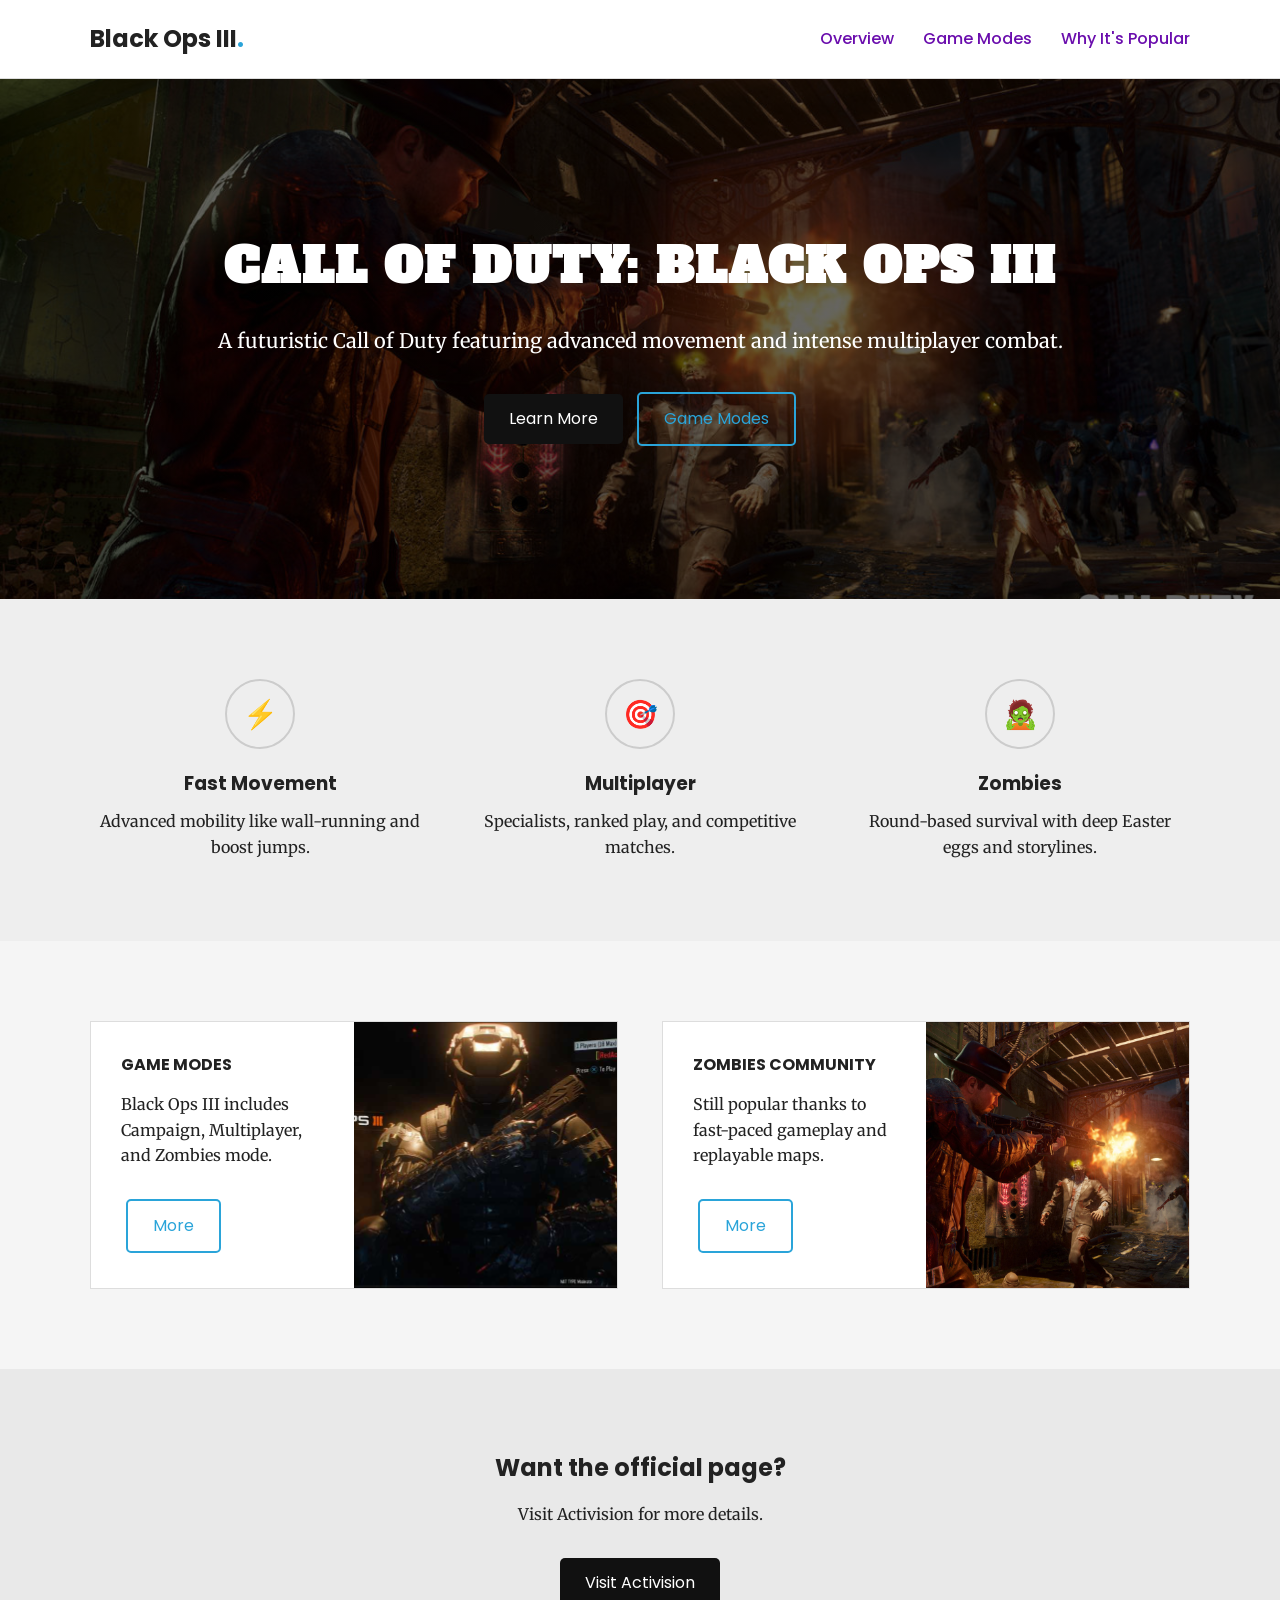
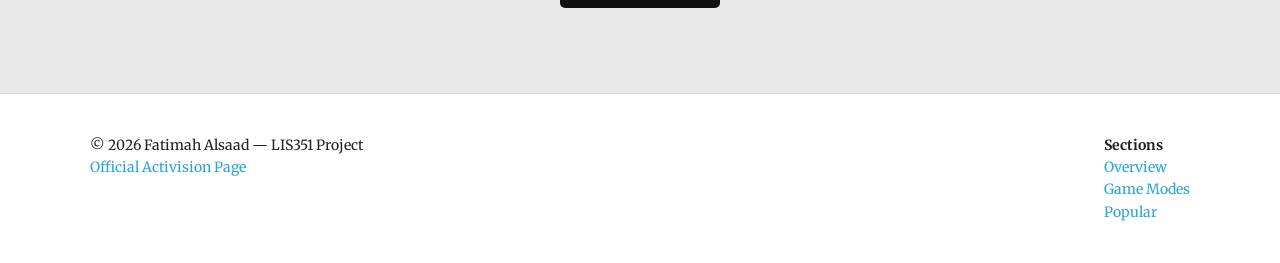
<file: index.html>
<!DOCTYPE html>
<html lang="en">
<head>
    <meta charset="UTF-8">
    <title>Call of Duty: Black Ops III</title>

    <!-- GOOGLE FONTS (FINAL CORRECT SET) -->
    <link rel="preconnect" href="https://fonts.googleapis.com">
    <link rel="preconnect" href="https://fonts.gstatic.com" crossorigin>
    <link href="https://fonts.googleapis.com/css2?family=Alfa+Slab+One&family=Merriweather:ital,wght@0,300..900;1,300..900&family=Poppins:wght@400;500;700&display=swap" rel="stylesheet">

    <!-- CSS -->
    <link rel="stylesheet" href="styles.css">
</head>

<body>

<!-- ================= HEADER ================= -->

<header class="site-header">
    <div class="container header-inner">
        <div class="brand">
            Black Ops III<span class="dot">.</span>
        </div>

        <nav class="site-nav">
            <a href="#overview">Overview</a>
            <a href="#modes">Game Modes</a>
            <a href="#popular">Why It's Popular</a>
        </nav>
    </div>
</header>

<!-- ================= HERO ================= -->

<section class="hero" id="overview">
    <div class="container hero-content">
        <h1>CALL OF DUTY: BLACK OPS III</h1>
        <p class="hero-subhead">
            A futuristic Call of Duty featuring advanced movement and intense multiplayer combat.
        </p>

        <a class="btn btn-dark" href="#modes">Learn More</a>
        <a class="btn btn-outline" href="#modes">Game Modes</a>
    </div>
</section>

<!-- ================= FEATURES ================= -->

<section class="features">
    <div class="container feature-grid">

        <div class="feature">
            <div class="icon">⚡</div>
            <h3>Fast Movement</h3>
            <p>Advanced mobility like wall-running and boost jumps.</p>
        </div>

        <div class="feature">
            <div class="icon">🎯</div>
            <h3>Multiplayer</h3>
            <p>Specialists, ranked play, and competitive matches.</p>
        </div>

        <div class="feature">
            <div class="icon">🧟</div>
            <h3>Zombies</h3>
            <p>Round-based survival with deep Easter eggs and storylines.</p>
        </div>

    </div>
</section>

<!-- ================= CARDS ================= -->

<section class="cards" id="modes">
    <div class="container card-grid">

        <div class="card">
            <div class="card-text">
                <h4>GAME MODES</h4>
                <p>
                    Black Ops III includes Campaign, Multiplayer, and Zombies mode.
                </p>
                <br>
                <a class="btn btn-outline" href="#popular">More</a>
            </div>
            <div class="card-image" style="background-image: url('bo3gamemodes.jpg');"></div>
        </div>

        <div class="card">
            <div class="card-text">
                <h4>ZOMBIES COMMUNITY</h4>
                <p>
                    Still popular thanks to fast-paced gameplay and replayable maps.
                </p>
                <br>
                <a class="btn btn-outline" href="#popular">More</a>
            </div>
            <div class="card-image" style="background-image: url('bo3zombies.jpg');"></div>
        </div>

    </div>
</section>

<!-- ================= CTA ================= -->

<section class="cta" id="popular">
    <div class="container">
        <h2>Want the official page?</h2>
        <p>Visit Activision for more details.</p>
        <a class="btn btn-dark" 
           href="https://www.activision.com/games/call-of-duty/call-of-duty-black-ops-3" 
           target="_blank">
           Visit Activision
        </a>
    </div>
</section>

<!-- ================= FOOTER ================= -->

<footer class="site-footer">
    <div class="container footer-inner">
        <div>
            © 2026 Fatimah Alsaad — LIS351 Project
            <br>
            <a href="https://www.activision.com/games/call-of-duty/call-of-duty-black-ops-3" target="_blank">
                Official Activision Page
            </a>
        </div>

        <div>
            <strong>Sections</strong><br>
            <a href="#overview">Overview</a><br>
            <a href="#modes">Game Modes</a><br>
            <a href="#popular">Popular</a>
        </div>
    </div>
</footer>

</body>
</html>
</file>
<file: styles.css>
/* ========================= */
/* RESET */
/* ========================= */

* {
  margin: 0;
  padding: 0;
  box-sizing: border-box;
}

/* ========================= */
/* BODY */
/* ========================= */

body {
  font-family: 'Merriweather', serif;
  background-color: #f5f5f5;
  color: #222;
  line-height: 1.6;
}

/* ========================= */
/* CONTAINER */
/* ========================= */

.container {
  width: 90%;
  max-width: 1100px;
  margin: auto;
}

/* ========================= */
/* HEADER */
/* ========================= */

.site-header {
  background: #ffffff;
  padding: 20px 0;
  border-bottom: 1px solid #ddd;
}

.header-inner {
  display: flex;
  justify-content: space-between;
  align-items: center;
}

.brand {
  font-family: 'Poppins', sans-serif;
  font-weight: 700;
  font-size: 24px;
}

.dot {
  color: #2aa4d9;
}

.site-nav a {
  text-decoration: none;
  margin-left: 25px;
  font-family: 'Poppins', sans-serif;
  color: #6a0dad;
  font-weight: 500;
}

.site-nav a:hover {
  text-decoration: underline;
}

/* ========================= */
/* HERO */
/* ========================= */

.hero {
  height: 520px;
  background-image:
    linear-gradient(rgba(0,0,0,0.6), rgba(0,0,0,0.6)),
    url("bo3zombies.jpg");
  background-position: center;
  background-size: cover;
  background-repeat: no-repeat;
  display: flex;
  align-items: center;
  text-align: center;
  color: white;
}

.hero-content h1 {
  font-family: 'Alfa Slab One', cursive;
  font-size: 48px;
  letter-spacing: 2px;
  margin-bottom: 20px;
}

.hero-subhead {
  font-size: 20px;
  margin-bottom: 30px;
}

/* ========================= */
/* BUTTONS */
/* ========================= */

.btn {
  padding: 12px 25px;
  text-decoration: none;
  border-radius: 5px;
  font-family: 'Poppins', sans-serif;
  margin: 5px;
  display: inline-block;
}

.btn-dark {
  background: #111;
  color: white;
}

.btn-dark:hover {
  background: #333;
}

.btn-outline {
  border: 2px solid #2aa4d9;
  color: #2aa4d9;
}

.btn-outline:hover {
  background: #2aa4d9;
  color: white;
}

/* ========================= */
/* FEATURES */
/* ========================= */

.features {
  padding: 80px 0;
  background: #eeeeee;
  text-align: center;
}

.feature-grid {
  display: flex;
  justify-content: space-between;
  gap: 40px;
}

.feature {
  flex: 1;
}

.icon {
  width: 70px;
  height: 70px;
  border: 2px solid #ccc;
  border-radius: 50%;
  display: flex;
  align-items: center;
  justify-content: center;
  margin: 0 auto 20px auto;
  font-size: 28px;
}

.feature h3 {
  font-family: 'Poppins', sans-serif;
  margin-bottom: 10px;
}

/* ========================= */
/* CARDS (SIDE-BY-SIDE FIXED) */
/* ========================= */

.cards {
  padding: 80px 0;
  background: #f5f5f5;
}

.card-grid {
  display: flex;
  gap: 40px;
  justify-content: space-between;
}

.card {
  background: white;
  display: flex;
  flex: 0 0 48%;   /* Forces two cards per row */
  border: 1px solid #ddd;
}

.card-text {
  padding: 30px;
  width: 50%;
}

.card-text h4 {
  font-family: 'Poppins', sans-serif;
  margin-bottom: 15px;
}

.card-image {
  width: 50%;
  background-size: cover;
  background-position: center;
}

/* ========================= */
/* CTA */
/* ========================= */

.cta {
  padding: 80px 0;
  text-align: center;
  background: #e9e9e9;
}

.cta h2 {
  font-family: 'Poppins', sans-serif;
  margin-bottom: 15px;
}

.cta p {
  margin-bottom: 25px;
}

/* ========================= */
/* FOOTER */
/* ========================= */

.site-footer {
  padding: 40px 0;
  background: #ffffff;
  border-top: 1px solid #ddd;
  font-size: 14px;
}

.footer-inner {
  display: flex;
  justify-content: space-between;
}

.site-footer a {
  color: #2aa4d9;
  text-decoration: none;
}

.site-footer a:hover {
  text-decoration: underline;
}
</file>
